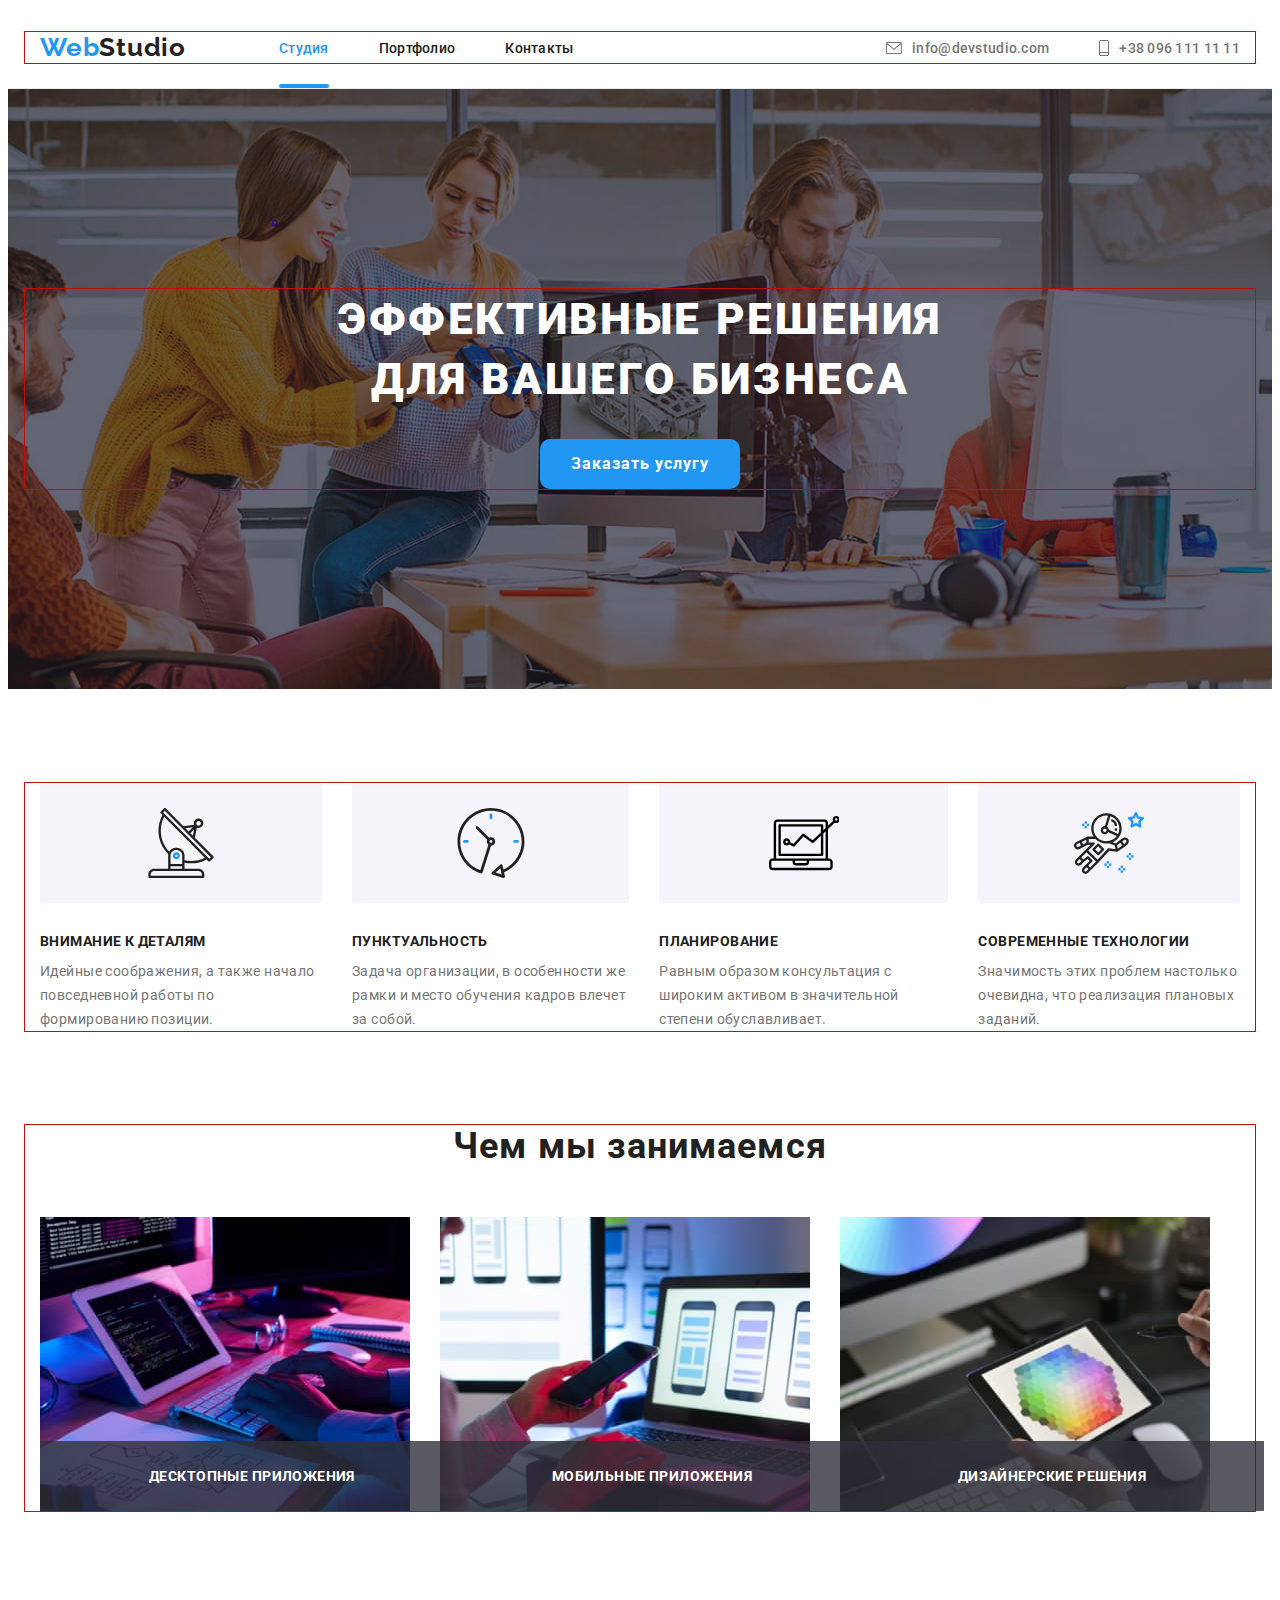
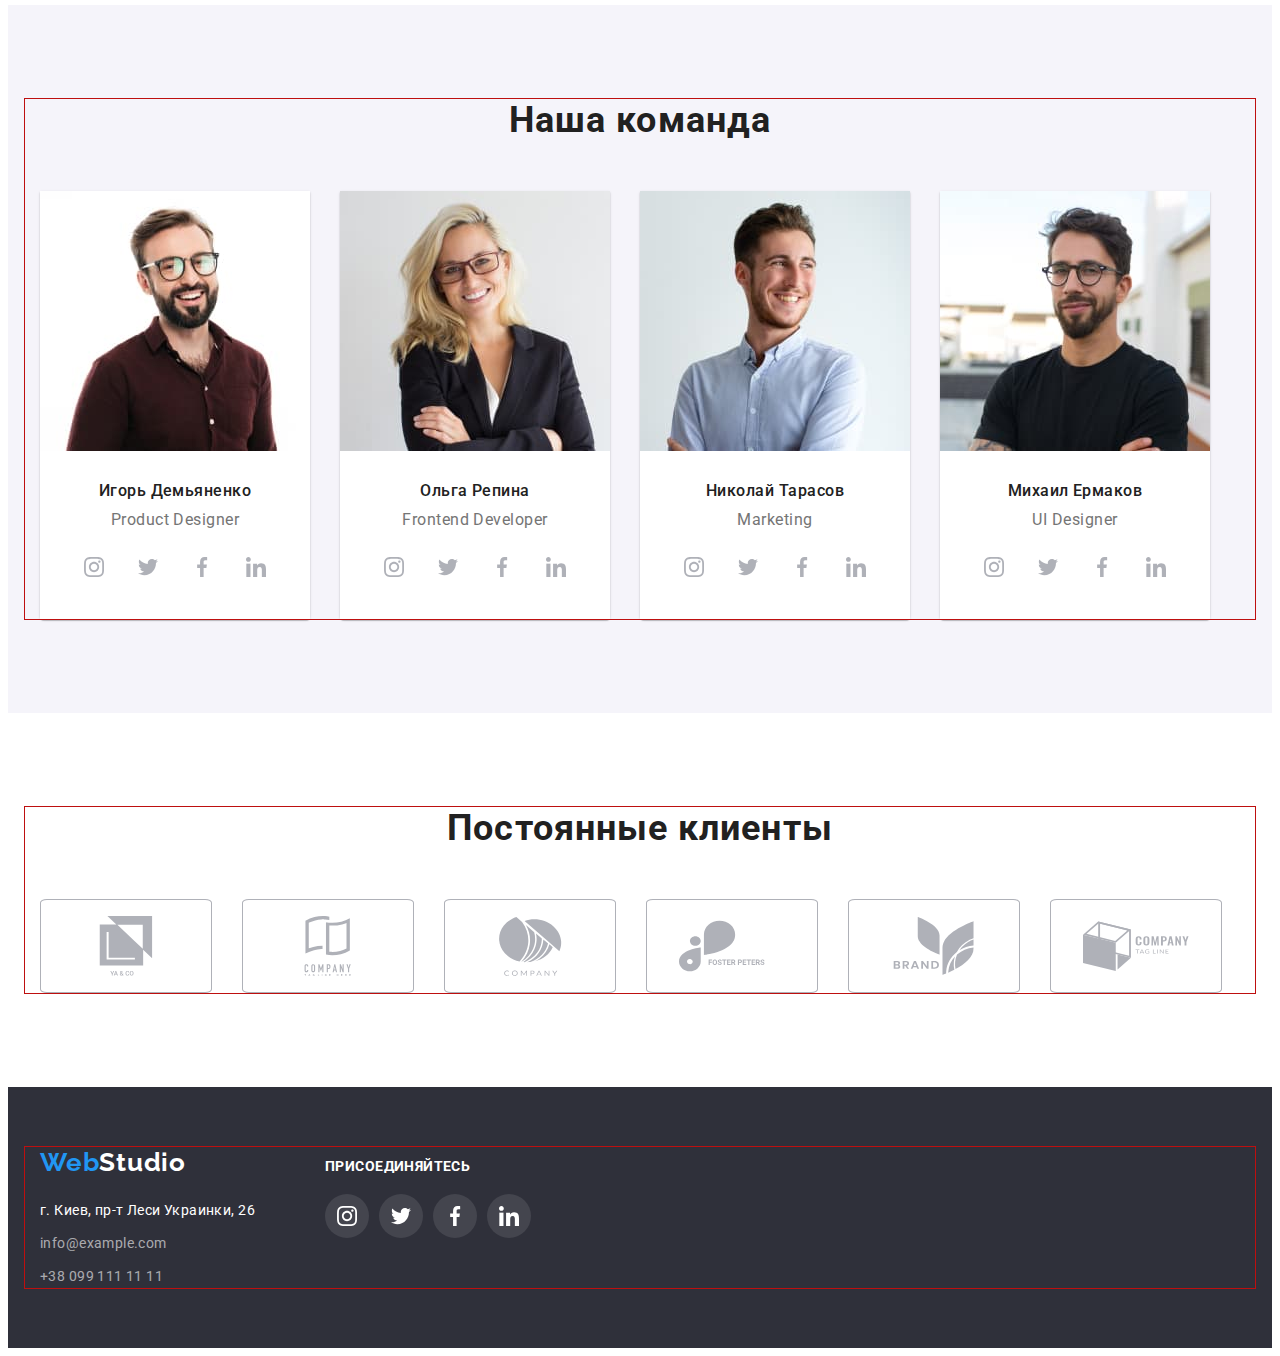
<file: index.html>
<!DOCTYPE html>
<html lang="ru">
    <head>
        <meta charset="UTF-8" />
        <meta http-equiv="X-UA-Compatible" content="IE=edge" />
        <meta name="viewport" content="width=device-width, initial-scale=1.0" />
        <title>Document</title>
        <link rel="preconnect" href="https://fonts.googleapis.com" />
        <link rel="preconnect" href="https://fonts.gstatic.com" crossorigin />
        <link
            href="https://fonts.googleapis.com/css2?family=Raleway:wght@700&family=Roboto:wght@400;500;700;900&display=swap"
            rel="stylesheet"
        />
        <link
            rel="stylesheet"
            href="https://cdnjs.cloudflare.com/ajax/libs/modern-normalize/1.1.0/modern-normalize.min.css"
            integrity="sha512-wpPYUAdjBVSE4KJnH1VR1HeZfpl1ub8YT/NKx4PuQ5NmX2tKuGu6U/JRp5y+Y8XG2tV+wKQpNHVUX03MfMFn9Q=="
            crossorigin="anonymous"
            referrerpolicy="no-referrer"
        />
        <link rel="stylesheet" href="./css/styles.css" />
    </head>
    <body>
        <header class="header">
            <div class="conteiner header-conteiner">
                <a class="logo" href="">
                    <span class="logo-first">Web</span>Studio</a
                >
                <nav class="navigation">
                    <ul class="header-list list">
                        <li class="header-item">
                            <a href="./studio.html" class="header-link current">Студия</a
                            >
                        </li>
                        <li class="header-item">
                            <a href="./portfolio.html" class="header-link"
                                >Портфолио</a
                            >
                        </li>
                        <li class="header-item">
                            <a href="" class="header-link">Контакты</a>
                        </li>
                    </ul>
                </nav>
                <ul class="header-connect list">
                    <li class="header-item">
                        <a
                            href="mailto:info@devstudio.com"
                            class="header-link-mail"
                        >
                            <svg class="header-icon" width="16" height="12">
                                <use
                                    href="images/icons.svg#icon-envelope"
                                ></use>
                            </svg>
                            <span>info@devstudio.com</span>
                        </a>
                    </li>
                    <li class="header-item">
                        <a href="tel:+380961111111" class="header-link-tel">
                            <svg class="header-icon" width="10" height="16">
                                <use
                                    href="images/icons.svg#icon-Vector-2"
                                ></use>
                            </svg>
                            <span>+38 096 111 11 11</span>
                        </a>
                    </li>
                </ul>
            </div>
        </header>
        <main>
            <section class="hero">
                <div class="conteiner hero-conteiner">
                    <h1 class="hero-title">
                        Эффективные решения <br />
                        для вашего бизнеса
                    </h1>
                    <div class="hero-conteiner-btn">
                        <button class="hero-btn" type="button" data-modal-open>
                            Заказать услугу
                        </button>
                    </div>
                </div>
            </section>
            <section class="about section">
                <div class="conteiner">
                    <h2 class="visually-hidden">Наши преимущества</h2>
                    <ul class="about-list list">
                        <li class="about-item">
                            <div class="about-icon-box">
                                <svg width="70" height="70">
                                    <use
                                        href="images/icons.svg#icon-antenna-1"
                                    ></use>
                                </svg>
                            </div>
                            <h3 class="about-subtitle">
                                    Внимание к деталям
                                </h3>
                            <p class="about-text">
                                Идейные соображения, а также начало повседневной
                                работы по формированию позиции.
                            </p>
                        </li>
                        <li class="about-item">
                            <div class="about-icon-box">
                                <svg width="70" height="70">
                                    <use
                                        href="images/icons.svg#icon-clock-1"
                                    ></use>
                                </svg>
                            </div>
                            <h3 class="about-subtitle">Пунктуальность</h3>
                            <p class="about-text">
                                Задача организации, в особенности же рамки и
                                место обучения кадров влечет за собой.
                            </p>
                        </li>
                        <li class="about-item">
                            <div class="about-icon-box">
                                <svg width="70" height="70">
                                    <use
                                        href="images/icons.svg#icon-Vector"
                                    ></use>
                                </svg>
                            </div>
                            <h3 class="about-subtitle">Планирование</h3>
                            <p class="about-text">
                                Равным образом консультация с широким активом в
                                значительной степени обуславливает.
                            </p>
                        </li>
                        <li class="about-item">
                            <div class="about-icon-box">
                                <svg width="70" height="70">
                                    <use
                                        href="images/icons.svg#icon-astronaut-1"
                                    ></use>
                                </svg>
                            </div>
                            <h3 class="about-subtitle">Современные технологии
                                </h3>
                            <p class="about-text">
                                Значимость этих проблем настолько очевидна, что
                                реализация плановых заданий.
                            </p>
                        </li>
                    </ul>
                </div>
            </section>
            <section class="section function">
                <div class="conteiner">
                    <h2 class="function-title">Чем мы занимаемся</h2>
                    <ul class="function-list list">
                        <li class="function-item">
                            <div class="function-wrap">
                                <img
                                    src="./images/box1.jpg"
                                    alt="робота с девайсами и приложениями"
                                    width="370"
                                    height="294"
                                />
                                <p class="function-top-text">
                                    Десктопные приложения
                                </p>
                            </div>
                        </li>
                        <li class="function-item">
                            <div class="finction-wrap">
                                <img
                                    src="./images/box2.jpg"
                                    alt="робота с девайсами и приложениями"
                                    width="370"
                                    height="294"
                                />
                                <p class="function-top-text">
                                    Мобильные приложения
                                </p>
                            </div>
                        </li>
                        <li class="function-item">
                            <div class="finction-wrap">
                                <img
                                    src="./images/box3.jpg"
                                    alt="робота с девайсами и приложениями"
                                    width="370"
                                    height="294"
                                />
                                <p class="function-top-text">
                                    Дизайнерские решения
                                </p>
                            </div>
                        </li>
                    </ul>
                </div>
            </section>
            <section class="staff section">
                <div class="conteiner">
                    <h2 class="staff-title">Наша команда</h2>
                    <ul class="staff-list list">
                        <li class="staff-item">
                            <img
                                src="./images/img-1.jpg"
                                alt="фото комонды"
                                width="270"
                                height="260"
                            />
                            <div class="staff-master-content">
                                <h3 class="staff-subtitle">Игорь Демьяненко</h3>
                                <p class="staff-text" lang="en">
                                    Product Designer
                                </p>
                                <ul class="staff-socials-list list">
                                    <li class="staff-socials-item">
                                        <a href="" class="staff-socials-link">
                                            <svg
                                                class="staff-socials-icon"
                                                width="20"
                                                height="20"
                                            >
                                                <use
                                                    href="./images/icons.svg#icon-instagram-2"
                                                ></use>
                                            </svg>
                                        </a>
                                    </li>
                                    <li class="staff-socials-item">
                                        <a href="" class="staff-socials-link">
                                            <svg
                                                class="staff-socials-icon"
                                                width="20"
                                                height="20"
                                            >
                                                <use
                                                    href="images/icons.svg#icon-twitter-1"
                                                ></use>
                                            </svg>
                                        </a>
                                    </li>
                                    <li class="staff-socials-item">
                                        <a href="" class="staff-socials-link">
                                            <svg
                                                class="staff-socials-icon"
                                                width="20"
                                                height="20"
                                            >
                                                <use
                                                    href="images/icons.svg#icon-facebook-1"
                                                ></use>
                                            </svg>
                                        </a>
                                    </li>
                                    <li class="staff-socials-item">
                                        <a href="" class="staff-socials-link">
                                            <svg
                                                class="staff-socials-icon"
                                                width="20"
                                                height="20"
                                            >
                                                <use
                                                    href="images/icons.svg#icon-linkedin-1"
                                                ></use>
                                            </svg>
                                        </a>
                                    </li>
                                </ul>
                            </div>
                        </li>
                        <li class="staff-item">
                            <img
                                src="./images/img-2.jpg"
                                alt="фото комонды"
                                width="270"
                                height="260"
                            />
                            <div class="staff-master-content">
                                <h3 class="staff-subtitle">Ольга Репина</h3>
                                <p class="staff-text" lang="en">
                                    Frontend Developer
                                </p>
                                <ul class="staff-socials-list list">
                                    <li class="staff-socials-item">
                                        <a href="" class="staff-socials-link">
                                            <svg
                                                class="staff-socials-icon"
                                                width="20"
                                                height="20"
                                            >
                                                <use
                                                    href="./images/icons.svg#icon-instagram-2"
                                                ></use>
                                            </svg>
                                        </a>
                                    </li>
                                    <li class="staff-socials-item">
                                        <a href="" class="staff-socials-link">
                                            <svg
                                                class="staff-socials-icon"
                                                width="20"
                                                height="20"
                                            >
                                                <use
                                                    href="images/icons.svg#icon-twitter-1"
                                                ></use>
                                            </svg>
                                        </a>
                                    </li>
                                    <li class="staff-socials-item">
                                        <a href="" class="staff-socials-link">
                                            <svg
                                                class="staff-socials-icon"
                                                width="20"
                                                height="20"
                                            >
                                                <use
                                                    href="images/icons.svg#icon-facebook-1"
                                                ></use>
                                            </svg>
                                        </a>
                                    </li>
                                    <li class="staff-socials-item">
                                        <a href="" class="staff-socials-link">
                                            <svg
                                                class="staff-socials-icon"
                                                width="20"
                                                height="20"
                                            >
                                                <use
                                                    href="images/icons.svg#icon-linkedin-1"
                                                ></use>
                                            </svg>
                                        </a>
                                    </li>
                                </ul>
                            </div>
                        </li>
                        <li class="staff-item">
                            <img
                                src="./images/img-3.jpg"
                                alt="фото комонды"
                                width="270"
                                height="260"
                            />
                            <div class="staff-master-content">
                                <h3 class="staff-subtitle">Николай Тарасов</h3>
                                <p class="staff-text" lang="en">Marketing</p>
                                <ul class="staff-socials-list list">
                                    <li class="staff-socials-item">
                                        <a href="" class="staff-socials-link">
                                            <svg
                                                class="staff-socials-icon"
                                                width="20"
                                                height="20"
                                            >
                                                <use
                                                    href="./images/icons.svg#icon-instagram-2"
                                                ></use>
                                            </svg>
                                        </a>
                                    </li>
                                    <li class="staff-socials-item">
                                        <a href="" class="staff-socials-link">
                                            <svg
                                                class="staff-socials-icon"
                                                width="20"
                                                height="20"
                                            >
                                                <use
                                                    href="images/icons.svg#icon-twitter-1"
                                                ></use>
                                            </svg>
                                        </a>
                                    </li>
                                    <li class="staff-socials-item">
                                        <a href="" class="staff-socials-link">
                                            <svg
                                                class="staff-socials-icon"
                                                width="20"
                                                height="20"
                                            >
                                                <use
                                                    href="images/icons.svg#icon-facebook-1"
                                                ></use>
                                            </svg>
                                        </a>
                                    </li>
                                    <li class="staff-socials-item">
                                        <a href="" class="staff-socials-link">
                                            <svg
                                                class="staff-socials-icon"
                                                width="20"
                                                height="20"
                                            >
                                                <use
                                                    href="images/icons.svg#icon-linkedin-1"
                                                ></use>
                                            </svg>
                                        </a>
                                    </li>
                                </ul>
                            </div>
                        </li>
                        <li class="staff-item">
                            <img
                                src="./images/img-4.jpg"
                                alt="фото комонды"
                                width="270"
                                height="260"
                            />
                            <div class="staff-master-content">
                                <h3 class="staff-subtitle">Михаил Ермаков</h3>
                                <p class="staff-text" lang="en">UI Designer</p>
                                <ul class="staff-socials-list list">
                                    <li class="staff-socials-item">
                                        <a href="" class="staff-socials-link">
                                            <svg
                                                class="staff-socials-icon"
                                                width="20"
                                                height="20"
                                            >
                                                <use
                                                    href="./images/icons.svg#icon-instagram-2"
                                                ></use>
                                            </svg>
                                        </a>
                                    </li>
                                    <li class="staff-socials-item">
                                        <a href="" class="staff-socials-link">
                                            <svg
                                                class="staff-socials-icon"
                                                width="20"
                                                height="20"
                                            >
                                                <use
                                                    href="images/icons.svg#icon-twitter-1"
                                                ></use>
                                            </svg>
                                        </a>
                                    </li>
                                    <li class="staff-socials-item">
                                        <a href="" class="staff-socials-link">
                                            <svg
                                                class="staff-socials-icon"
                                                width="20"
                                                height="20"
                                            >
                                                <use
                                                    href="images/icons.svg#icon-facebook-1"
                                                ></use>
                                            </svg>
                                        </a>
                                    </li>
                                    <li class="staff-socials-item">
                                        <a href="" class="staff-socials-link">
                                            <svg
                                                class="staff-socials-icon"
                                                width="20"
                                                height="20"
                                            >
                                                <use
                                                    href="images/icons.svg#icon-linkedin-1"
                                                ></use>
                                            </svg>
                                        </a>
                                    </li>
                                </ul>
                            </div>
                        </li>
                    </ul>
                </div>
            </section>
            <section class="clients section">
                <div class="conteiner">
                    <h2 class="clients-title">Постоянные клиенты</h2>
                    <ul class="clients-list list">
                        <li class="clients-item">
                            <a href="" class="clients-link">
                                <svg
                                    class="clients-icon"
                                    width="106"
                                    height="60"
                                >
                                    <use
                                        href="images/icons.svg#icon-group"
                                    ></use>
                                </svg>
                            </a>
                        </li>
                        <li class="clients-item">
                            <a href="" class="clients-link">
                                <svg
                                    class="clients-icon"
                                    width="106"
                                    height="60"
                                >
                                    <use
                                        href="images/icons.svg#icon-group-2"
                                    ></use>
                                </svg>
                            </a>
                        </li>
                        <li class="clients-item">
                            <a href="" class="clients-link">
                                <svg
                                    class="clients-icon"
                                    width="106"
                                    height="60"
                                >
                                    <use
                                        href="images/icons.svg#icon-group-3"
                                    ></use>
                                </svg>
                            </a>
                        </li>
                        <li class="clients-item">
                            <a href="" class="clients-link">
                                <svg
                                    class="clients-icon"
                                    width="106"
                                    height="60"
                                >
                                    <use
                                        href="images/icons.svg#icon-group-4"
                                    ></use>
                                </svg>
                            </a>
                        </li>
                        <li class="clients-item">
                            <a href="" class="clients-link">
                                <svg
                                    class="clients-icon"
                                    width="106"
                                    height="60"
                                >
                                    <use
                                        href="images/icons.svg#icon-group-5"
                                    ></use>
                                </svg>
                            </a>
                        </li>
                        <li class="clients-item">
                            <a href="" class="clients-link">
                                <svg
                                    class="clients-icon"
                                    width="106"
                                    height="60"
                                >
                                    <use
                                        href="images/icons.svg#icon-group-6"
                                    ></use>
                                </svg>
                            </a>
                        </li>
                    </ul>
                </div>
            </section>
        </main>
        <footer class="footer">
            <div class="conteiner footer-conteiner">
                <div class="footer-conteiner-box">
                    <a class="footer-logo" href="">
                        <span class="logo-first">Web</span>Studio</a>
                        <address class="footer-addres">
                        <ul class="footer-list list">
                            <li class="footer-item">
                                <a
                                href="https://goo.gl/maps/M8mHJB1GpQQQzdo98"
                                target="_blank"
                                rel="noopener noreferrer nofollow"
                                class="footer-link-address"
                                >г. Киев, пр-т Леси Украинки, 26</a
                                >
                            </li>
                            <li class="footer-item">
                                <a
                                href="mailto:info@example.com"
                                class="footer-link-mail"
                                >info@example.com</a
                                >
                            </li>
                            <li class="footer-item">
                            <a href="tel:+380991111111" class="footer-link-tel"
                                >+38 099 111 11 11</a
                                >
                            </li>
                        </ul>
                    </address>
                </div>
                <div class="footer-conteiner-box">
                        <h2 class="footer-title">присоединяйтесь</h2>
                        <ul class="footer-socials-list list">
                            <li class="footer-socials-item">
                                <a href="" class="footer-socials-link">
                                    <svg
                                        class="footer-socials-icon"
                                        width="20"
                                        height="20"
                                    >
                                        <use
                                            href="./images/icons.svg#icon-instagram-2"
                                        ></use>
                                    </svg>
                                </a>
                            </li>
                            <li class="footer-socials-item">
                                <a href="" class="footer-socials-link">
                                    <svg
                                        class="footer-socials-icon"
                                        width="20"
                                        height="20"
                                    >
                                        <use
                                            href="images/icons.svg#icon-twitter-1"
                                        ></use>
                                    </svg>
                                </a>
                            </li>
                            <li class="footer-socials-item">
                                <a href="" class="footer-socials-link">
                                    <svg
                                        class="footer-socials-icon"
                                        width="20"
                                        height="20"
                                    >
                                        <use
                                            href="images/icons.svg#icon-facebook-1"
                                        ></use>
                                    </svg>
                                </a>
                            </li>
                            <li class="footer-socials-item">
                                <a href="" class="footer-socials-link">
                                    <svg
                                        class="footer-socials-icon"
                                        width="20"
                                        height="20"
                                    >
                                        <use
                                            href="images/icons.svg#icon-linkedin-1"
                                        ></use>
                                    </svg>
                                </a>
                            </li>
                        </ul>
                    </div>
                </div>
            </div>
        </footer>
        <div class="backdrop is-hidden" data-modal>
            <div class="modal">
                <button type="buttom" class="modal-close-btm" data-modal-close>
                    <svg class="modal-icon" width="11" height="11">
                        <use href="images/icons.svg#icon-Vector-3">
                        </use>
                    </svg>
                </button>
            </div>
        </div>
        <script src="./js/modal.js"></script>
    </body>
</html>
</file>
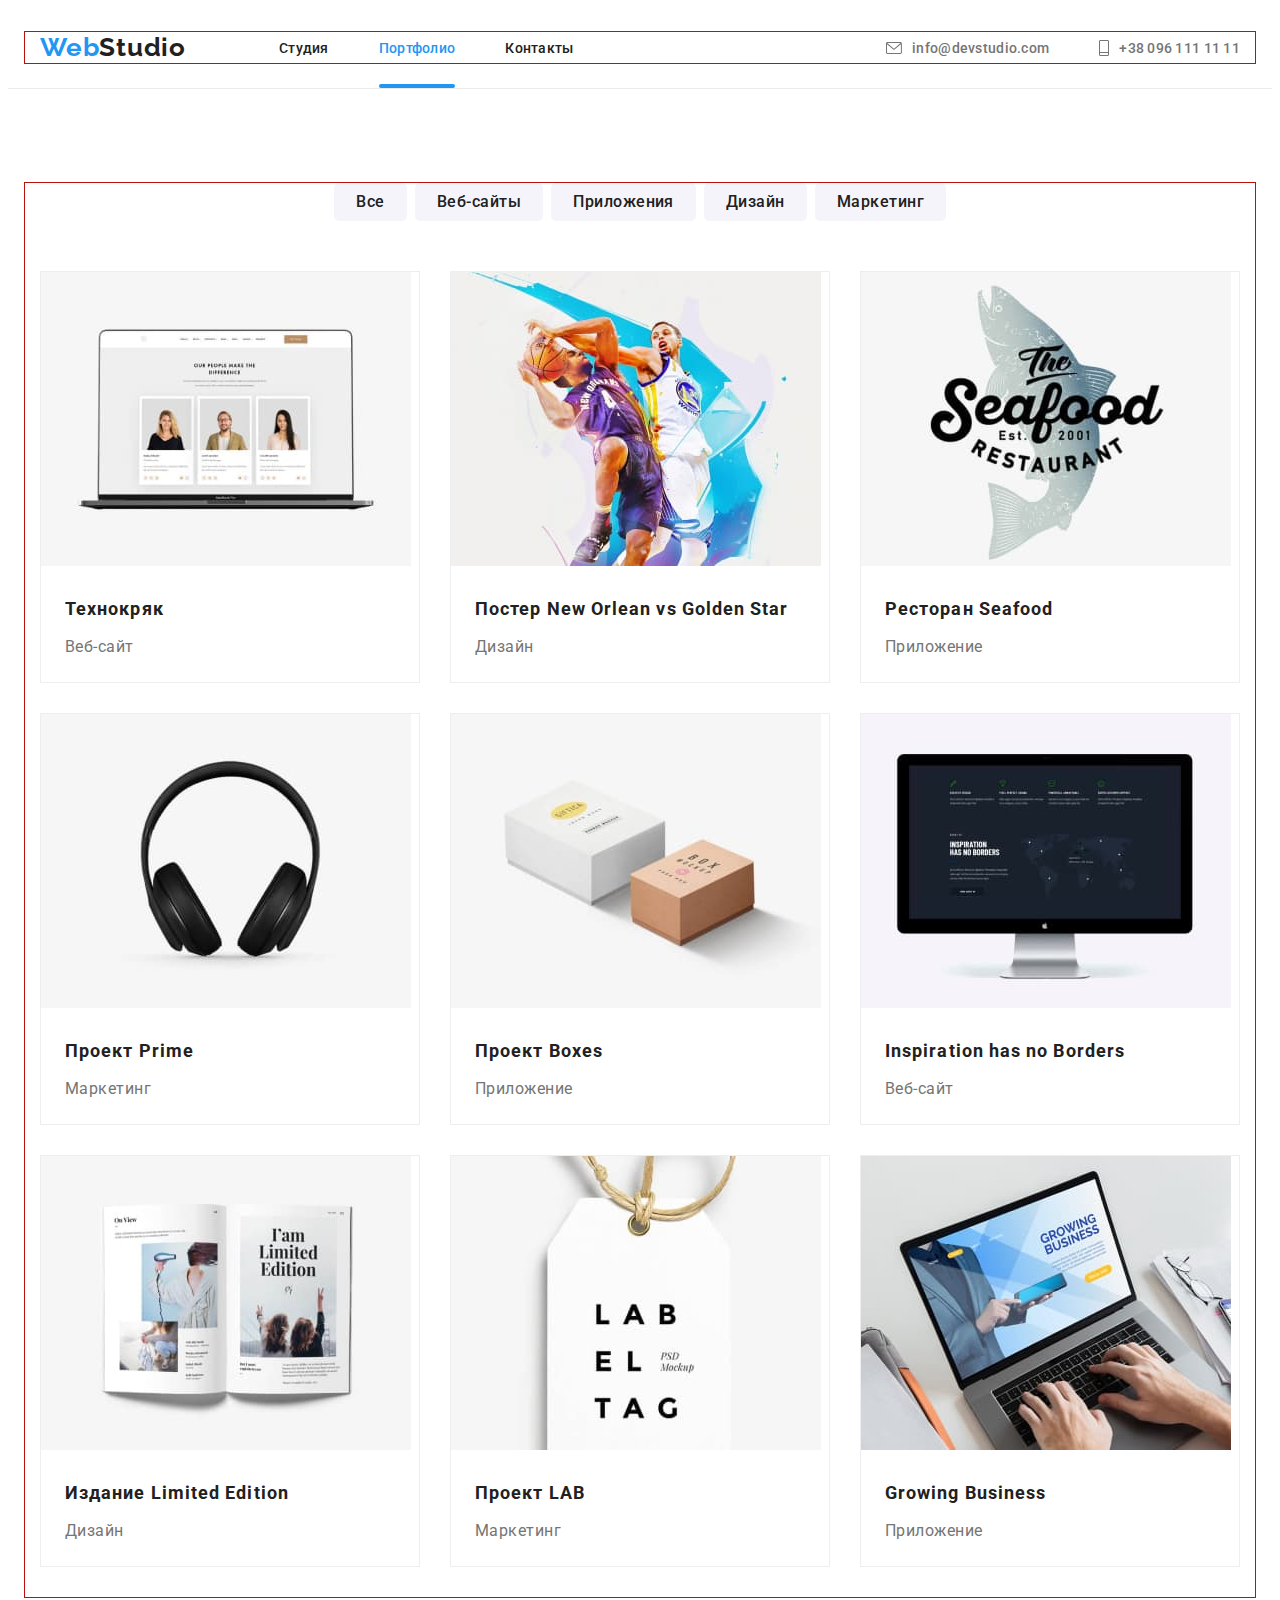
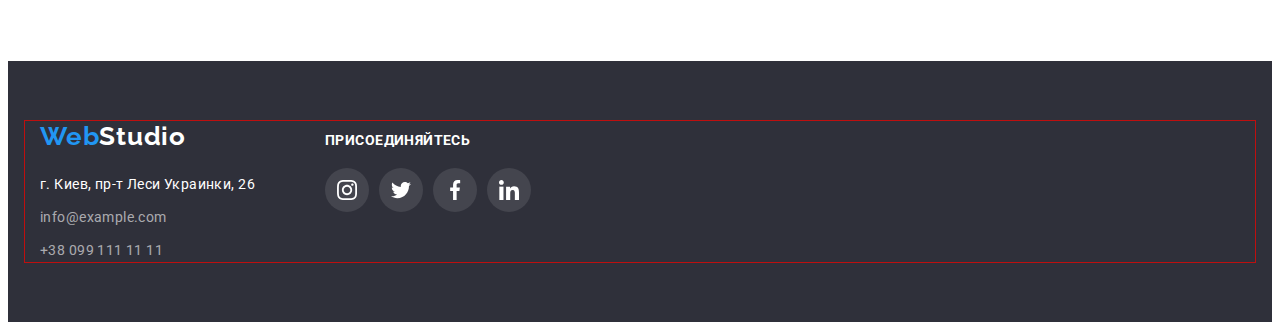
<file: portfolio.html>
<!DOCTYPE html>
<html lang="ru">
    <head>
        <meta charset="UTF-8" />
        <meta http-equiv="X-UA-Compatible" content="IE=edge" />
        <meta name="viewport" content="width=device-width, initial-scale=1.0" />
        <title>Document</title>
        <link rel="preconnect" href="https://fonts.googleapis.com" />
        <link rel="preconnect" href="https://fonts.gstatic.com" crossorigin />
        <link
            href="https://fonts.googleapis.com/css2?family=Raleway:wght@700&family=Roboto:wght@400;500;700;900&display=swap"
            rel="stylesheet"
        />
        <link
            rel="stylesheet"
            href="https://cdnjs.cloudflare.com/ajax/libs/modern-normalize/1.1.0/modern-normalize.min.css"
            integrity="sha512-wpPYUAdjBVSE4KJnH1VR1HeZfpl1ub8YT/NKx4PuQ5NmX2tKuGu6U/JRp5y+Y8XG2tV+wKQpNHVUX03MfMFn9Q=="
            crossorigin="anonymous"
            referrerpolicy="no-referrer"
        />
        <link rel="stylesheet" href="./css/styles.css" />
    </head>
    <body>
        <header class="header">
            <div class="conteiner header-conteiner">
                <a class="logo" href="">
                    <span class="logo-first">Web</span>Studio</a
                >
                <nav class="navigation">
                    <ul class="header-list list">
                        <li class="header-item">
                            <a href="./studio.html" class="header-link"
                                >Студия</a
                            >
                        </li>
                        <li class="header-item">
                            <a href="./portfolio.html" class="header-link current"
                                >Портфолио</a
                            >
                        </li>
                        <li class="header-item">
                            <a href="" class="header-link">Контакты</a>
                        </li>
                    </ul>
                </nav>
                <ul class="header-connect list">
                    <li class="header-item">
                        <a
                            href="mailto:info@devstudio.com"
                            class="header-link-mail"
                        >
                            <svg class="header-icon" width="16" height="12">
                                <use
                                    href="images/icons.svg#icon-envelope"
                                ></use>
                            </svg>
                            <span>info@devstudio.com</span>
                        </a>
                    </li>
                    <li class="header-item">
                        <a href="tel:+380961111111" class="header-link-tel">
                            <svg class="header-icon" width="10" height="16">
                                <use
                                    href="images/icons.svg#icon-Vector-2"
                                ></use>
                            </svg>
                            <span>+38 096 111 11 11</span>
                        </a>
                    </li>
                </ul>
            </div>
        </header>
        <main>
            <section class="filter section">
                <div class="conteiner">
                    <h1 class="visually-hidden">portfolio</h1>
                    <ul class="filter-list list">
                        <li class="filter-item">
                            <button type="button" class="filter-btn">
                                Все
                            </button>
                        </li>
                        <li class="filter-item">
                            <button type="button" class="filter-btn">
                                Веб-сайты
                            </button>
                        </li>
                        <li class="filter-item">
                            <button type="button" class="filter-btn">
                                Приложения
                            </button>
                        </li>
                        <li class="filter-item">
                            <button type="button" class="filter-btn">
                                Дизайн
                            </button>
                        </li>
                        <li class="filter-item">
                            <button type="button" class="filter-btn">
                                Маркетинг
                            </button>
                        </li>
                    </ul>
                    <ul class="hero-list-two list">
                        <li class="hero-item-two">
                            <a href="" class="hero-link">
                                    <div class="hero-wrap">
                                        <img
                                            src="./images/img-5.jpg"
                                            alt="компютер с фото"
                                            width="370"
                                            height="294"
                                        />
                                        <p class="hero-text-top">Lorem ipsum, dolor sit amet consectetur adipisicing elit. Dolorum sapiente animi molestias aperiam accusantium, amet corporis suscipit consequatur repellendus facilis magni, eos, est quo placeat totam maiores iste quibusdam eius?</p>
                                    </div>
                                <div class="hero-text-box">
                                    <h2 class="hero-title-two">Технокряк</h2>
                                    <p class="hero-text-two">Веб-сайт</p>
                                </div>
                            </a>
                        </li>
                        <li class="hero-item-two">
                            <a href="" class="hero-link">
                                <div class="hero-wrap">
                                        <img
                                    src="./images/img-6.jpg"
                                    alt="два баскетблиста"
                                    width="370"
                                    height="294"
                                />
                                        <p class="hero-text-top">Lorem ipsum, dolor sit amet consectetur adipisicing elit. Dolorum sapiente animi molestias aperiam accusantium, amet corporis suscipit consequatur repellendus facilis magni, eos, est quo placeat totam maiores iste quibusdam eius?</p>
                                    </div>
                                <div class="hero-text-box">
                                    <h2 class="hero-title-two">
                                        Постер New Orlean vs Golden Star
                                    </h2>
                                    <p class="hero-text-two">Дизайн</p>
                                </div>
                            </a>
                        </li>
                        <li class="hero-item-two">
                            <a href="" class="hero-link">
                                <div class="hero-wrap">
                                        <img
                                        src="./images/img-7.jpg"
                                        alt="рыба с названием"
                                        width="370"
                                        height="294"
                                    />
                                        <p class="hero-text-top">Lorem ipsum, dolor sit amet consectetur adipisicing elit. Dolorum sapiente animi molestias aperiam accusantium, amet corporis suscipit consequatur repellendus facilis magni, eos, est quo placeat totam maiores iste quibusdam eius?</p>
                                    </div>
                                <div class="hero-text-box">
                                    <h2 class="hero-title-two">
                                        Ресторан Seafood
                                    </h2>
                                    <p class="hero-text-two">Приложение</p>
                                </div>
                            </a>
                        </li>
                        <li class="hero-item-two">
                            <a href="" class="hero-link">
                                <div class="hero-wrap">
                                    <img
                                    src="./images/img-8.jpg"
                                    alt="наушники"
                                    width="370"
                                    height="294"
                                />
                                        <p class="hero-text-top">Lorem ipsum, dolor sit amet consectetur adipisicing elit. Dolorum sapiente animi molestias aperiam accusantium, amet corporis suscipit consequatur repellendus facilis magni, eos, est quo placeat totam maiores iste quibusdam eius?</p>
                                    </div>
                                <div class="hero-text-box">
                                    <h2 class="hero-title-two">Проект Prime</h2>
                                    <p class="hero-text-two">Маркетинг</p>
                                </div>
                            </a>
                        </li>
                        <li class="hero-item-two">
                            <a href="" class="hero-link">
                                <div class="hero-wrap">
                                    <img
                                    src="./images/img-9.jpg"
                                    alt="две коробки"
                                    width="370"
                                    height="294"
                                />
                                        <p class="hero-text-top">Lorem ipsum, dolor sit amet consectetur adipisicing elit. Dolorum sapiente animi molestias aperiam accusantium, amet corporis suscipit consequatur repellendus facilis magni, eos, est quo placeat totam maiores iste quibusdam eius?</p>
                                    </div>
                                <div class="hero-text-box">
                                    <h2 class="hero-title-two">Проект Boxes</h2>
                                    <p class="hero-text-two">Приложение</p>
                                </div>
                            </a>
                        </li>
                        <li class="hero-item-two">
                            <a href="" class="hero-link">
                                <div class="hero-wrap">
                                    <img
                                    src="./images/img-10.jpg"
                                    alt="монитор компютера"
                                    width="370"
                                    height="294"
                                />
                                        <p class="hero-text-top">Lorem ipsum, dolor sit amet consectetur adipisicing elit. Dolorum sapiente animi molestias aperiam accusantium, amet corporis suscipit consequatur repellendus facilis magni, eos, est quo placeat totam maiores iste quibusdam eius?</p>
                                    </div>
                                <div class="hero-text-box">
                                    <h2 class="hero-title-two">
                                        Inspiration has no Borders
                                    </h2>
                                    <p class="hero-text-two">Веб-сайт</p>
                                </div>
                            </a>
                        </li>
                        <li class="hero-item-two">
                            <a href="" class="hero-link">
                                <div class="hero-wrap">
                                    <img
                                    src="./images/img-11.jpg"
                                    alt="книга"
                                    width="370"
                                    height="294"
                                />
                                        <p class="hero-text-top">Lorem ipsum, dolor sit amet consectetur adipisicing elit. Dolorum sapiente animi molestias aperiam accusantium, amet corporis suscipit consequatur repellendus facilis magni, eos, est quo placeat totam maiores iste quibusdam eius?</p>
                                    </div>
                                <div class="hero-text-box">
                                    <h2 class="hero-title-two">
                                        Издание Limited Edition
                                    </h2>
                                    <p class="hero-text-two">Дизайн</p>
                                </div>
                            </a>
                        </li>
                        <li class="hero-item-two">
                            <a href="" class="hero-link">
                                <div class="hero-wrap">
                                    <img
                                    src="./images/img-12.jpg"
                                    alt="бирка"
                                    width="370"
                                    height="294"
                                />
                                        <p class="hero-text-top">Lorem ipsum, dolor sit amet consectetur adipisicing elit. Dolorum sapiente animi molestias aperiam accusantium, amet corporis suscipit consequatur repellendus facilis magni, eos, est quo placeat totam maiores iste quibusdam eius?</p>
                                    </div>
                                <div class="hero-text-box">
                                    <h2 class="hero-title-two">Проект LAB</h2>
                                    <p class="hero-text-two">Маркетинг</p>
                                </div>
                            </a>
                        </li>
                        <li class="hero-item-two">
                            <a href="" class="hero-link">
                                <div class="hero-wrap">
                                    <img
                                    src="./images/img-13.jpg"
                                    alt="руки с компютером"
                                    width="370"
                                    height="294"
                                />
                                        <p class="hero-text-top">Lorem ipsum, dolor sit amet consectetur adipisicing elit. Dolorum sapiente animi molestias aperiam accusantium, amet corporis suscipit consequatur repellendus facilis magni, eos, est quo placeat totam maiores iste quibusdam eius?</p>
                                    </div>
                                <div class="hero-text-box">
                                    <h2 class="hero-title-two">
                                        Growing Business
                                    </h2>
                                    <p class="hero-text-two">Приложение</p>
                                </div>
                            </a>
                        </li>
                    </ul>
                </div>
            </section>
        </main>
        <footer class="footer">
            <div class="conteiner footer-conteiner">
                <div class="footer-conteiner-box">
                    <a class="footer-logo" href="">
                        <span class="logo-first">Web</span>Studio</a>
                        <address class="footer-addres">
                        <ul class="footer-list list">
                            <li class="footer-item">
                                <a
                                href="https://goo.gl/maps/M8mHJB1GpQQQzdo98"
                                target="_blank"
                                rel="noopener noreferrer nofollow"
                                class="footer-link-address"
                                >г. Киев, пр-т Леси Украинки, 26</a
                                >
                            </li>
                            <li class="footer-item">
                                <a
                                href="mailto:info@example.com"
                                class="footer-link-mail"
                                >info@example.com</a
                                >
                            </li>
                            <li class="footer-item">
                            <a href="tel:+380991111111" class="footer-link-tel"
                                >+38 099 111 11 11</a
                                >
                            </li>
                        </ul>
                    </address>
                </div>
                <div class="footer-conteiner-box">
                        <h2 class="footer-title">присоединяйтесь</h2>
                        <ul class="footer-socials-list list">
                            <li class="footer-socials-item">
                                <a href="" class="footer-socials-link">
                                    <svg
                                        class="footer-socials-icon"
                                        width="20"
                                        height="20"
                                    >
                                        <use
                                            href="./images/icons.svg#icon-instagram-2"
                                        ></use>
                                    </svg>
                                </a>
                            </li>
                            <li class="footer-socials-item">
                                <a href="" class="footer-socials-link">
                                    <svg
                                        class="footer-socials-icon"
                                        width="20"
                                        height="20"
                                    >
                                        <use
                                            href="images/icons.svg#icon-twitter-1"
                                        ></use>
                                    </svg>
                                </a>
                            </li>
                            <li class="footer-socials-item">
                                <a href="" class="footer-socials-link">
                                    <svg
                                        class="footer-socials-icon"
                                        width="20"
                                        height="20"
                                    >
                                        <use
                                            href="images/icons.svg#icon-facebook-1"
                                        ></use>
                                    </svg>
                                </a>
                            </li>
                            <li class="footer-socials-item">
                                <a href="" class="footer-socials-link">
                                    <svg
                                        class="footer-socials-icon"
                                        width="20"
                                        height="20"
                                    >
                                        <use
                                            href="images/icons.svg#icon-linkedin-1"
                                        ></use>
                                    </svg>
                                </a>
                            </li>
                        </ul>
                    </div>
                </div>
            </div>
        </footer>
    </body>
</html>
</file>
<file: css/styles.css>
:root {
    --prymary-text-color: #212121;
    --title-text-color: #ffffff;
    --accent-text-color: #2196f3;
    --function-text-color: #757575;
}

p,
h1,
h2,
h3,
h4,
h5,
h6 {
    margin: 0;
}
ul {
    margin: 0;
    padding: 0;
}
button {
    cursor: pointer;
}

body {
    font-family: 'Roboto', sans-serif;
    color: #e5e5e5;
}

.list {
    list-style: none;
}
a {
    text-decoration: none;
}
img {
    display: block;
}
.conteiner {
    width: 1200px;
    padding-left: 15px;
    padding-right: 15px;
    margin: 0 auto;
    outline: 1px solid rgb(190, 15, 15);
}

/* -------------header-------------- */
.header {
    padding-top: 24px;
    padding-bottom: 25px;
    background-color: var(--title-text-color);
    border-bottom: 1px solid #ececec;
}
.header-conteiner {
    display: flex;
}
.navigation {
    display: flex;
    align-items: center;
}
.header-list {
    display: flex;
    margin-left: auto;
}
.header-item + .header-item {
    margin-left: 50px;
}
.header-connect {
    display: flex;
    align-items: center;
    margin-left: auto;
}
.logo {
    margin-right: 93px;
    /* padding-top: 24px;
    padding-bottom: 25px; */

    font-family: 'Raleway', sans-serif;
    font-weight: 700;
    font-size: 26px;
    line-height: calc(31 / 26);
    letter-spacing: 0.03em;
    color: var(--prymary-text-color);
}
.logo-first {
    color: var(--accent-text-color);
}

.header-link {
    /* font-style: 400; */
    font-weight: 500;
    font-size: 14px;
    line-height: calc(16 / 14);
    letter-spacing: 0.02em;
    color: var(--prymary-text-color);
    text-decoration: none;

    transition-property: color;
    transition-duration: 250ms;
    transition-timing-function: cubic-bezier(0.4, 0, 0.2, 1);
}
.header-link:hover,
.header-link:focus {
    color: var(--accent-text-color);
}
.current {
    color: var(--accent-text-color);
    position: relative;
}
.current::after {
    content: '';
    width: 100%;
    height: 4px;
    position: absolute;
    background-color: var(--accent-text-color);
    border-radius: 2px;
    left: 0;
    bottom: -32px;
}
.header-link-mail {
    display: flex;
    align-items: center;

    fill: var(--function-text-color);

    font-weight: 500;
    font-size: 14px;
    line-height: calc(16 / 14);
    letter-spacing: 0.02em;
    color: var(--function-text-color);
    text-decoration: none;

    transition-property: color, fill;
    transition-duration: 250ms;
    transition-timing-function: cubic-bezier(0.4, 0, 0.2, 1);
}
.header-link-mail:hover,
.header-link-mail:focus {
    color: var(--accent-text-color);
    fill: var(--accent-text-color);
}
.header-icon {
    margin-right: 10px;
    /* 
    fill: var(--function-text-color); */
}
.header-link-tel {
    display: flex;
    /* align-items: center; */

    fill: var(--function-text-color);

    font-weight: 500;
    font-size: 14px;
    line-height: calc(16 / 14);
    letter-spacing: 0.02em;
    color: var(--function-text-color);
    text-decoration: none;

    transition-property: color, fill;
    transition-duration: 250ms;
    transition-timing-function: cubic-bezier(0.4, 0, 0.2, 1);
}
.header-link-tel:hover,
.header-link-tel:focus {
    color: var(--accent-text-color);
    fill: var(--accent-text-color);
}

/* ------------hero------------- */

.hero-conteiner-btn {
    justify-content: center;
    display: flex;
}
.hero {
    background-color: #2f303a;
    background-image: linear-gradient(
            rgba(47, 48, 58, 0.4),
            rgba(47, 48, 58, 0.4)
        ),
        url(../images/hero-bg.jpg);
    background-repeat: no-repeat;
    background-position: center;
    background-size: cover;
    padding-top: 200px;
    padding-bottom: 200px;

    max-width: 1600px;
    margin-left: auto;
    margin-right: auto;
}
.hero-title {
    font-family: 'Roboto', sans-serif;
    font-weight: 900;
    font-size: 44px;
    line-height: calc(60 / 44);
    text-align: center;
    letter-spacing: 0.06em;
    text-transform: uppercase;
    color: var(--title-text-color);
    margin-bottom: 30px;
}

.hero-btn {
    font-family: inherit;
    font-weight: 700;
    font-size: 16px;
    line-height: calc(30 / 16);
    align-items: center;
    text-align: center;
    letter-spacing: 0.06em;
    background-color: var(--accent-text-color);
    color: var(--title-text-color);
    border-radius: 10px;
    border-color: transparent;
    min-width: 200px;
    height: 50px;

    transition-property: border-radius;
    transition-duration: 250ms;
    transition-timing-function: cubic-bezier(0.4, 0, 0.2, 1);
}

.hero-btn:hover,
.hero-btn:focus {
    border-radius: 0px;
}

/* -----------about--------------- */

.section {
    padding: 94px 0;
}
.about-item-icon {
    margin-bottom: 30px;

    width: 270px;
    height: 120px;
    background: #f5f4fa;
    border-radius: 4px;
    display: flex;
    align-items: center;
    justify-content: center;
}
.about-item-icon + .about-item-icon {
    margin-left: 30px;
}

/* text-off */
.visually-hidden {
    position: absolute;
    white-space: nowrap;
    width: 1px;
    height: 1px;
    overflow: hidden;
    border: 0;
    padding: 0;
    clip: rect(0 0 0 0);
    clip-path: inset(50%);
    margin: -1px;
}

.about-list {
    display: flex;
}
.about-item + .about-item {
    margin-left: 30px;
}
.about-icon-box {
    margin-bottom: 30px;

    height: 120px;
    background: #f5f4fa;
    border-radius: 4px;
    display: flex;
    align-items: center;
    justify-content: center;
}

.about-subtitle {
    font-weight: 700;
    font-size: 14px;
    line-height: calc(16 / 14);
    vertical-align: top;
    letter-spacing: 0.03em;
    margin-bottom: 10px;
    color: var(--prymary-text-color);
    text-transform: uppercase;
}
.about-text {
    /* padding-bottom: 94px; */

    font-weight: 400;
    font-size: 14px;
    line-height: calc(24 / 14);
    letter-spacing: 0.03em;
    color: var(--function-text-color);
}

/* -------------function-------------- */

.function {
    padding-top: 0;
}
.function-title {
    font-size: 36px;
    line-height: calc(42 / 36);
    text-align: center;
    letter-spacing: 0.03em;
    color: var(--prymary-text-color);
    margin-bottom: 50px;
}
.function-list {
    display: flex;
}

.function-item {
    position: relative;
}

.function-item + .function-item {
    margin-left: 30px;
}
.function-wrap {
    position: relative;
}
.function-top-text {
    position: absolute;
    top: 224px;
    left: 0;

    font-weight: 700;
    font-size: 14px;
    line-height: calc(16 / 14);
    text-align: center;
    letter-spacing: 0.03em;
    text-transform: uppercase;
    color: #ffffff;
    background-color: rgba(47, 48, 58, 0.8);
    padding: 27px;
    width: 100%;
}

/* -------------staff-------------- */
.staff {
    background-color: #f5f4fa;
}

.staff-list {
    display: flex;
}

.staff-list .staff-item:not(:last-child) {
    margin-right: 30px;
}

.staff-title {
    font-size: 36px;
    line-height: calc(42 / 36);
    letter-spacing: 0.03em;
    text-align: center;
    color: var(--prymary-text-color);
    margin-bottom: 50px;
}
.staff-item {
    background: #ffffff;
    box-shadow: 0px 1px 3px rgba(0, 0, 0, 0.12), 0px 1px 1px rgba(0, 0, 0, 0.14),
        0px 2px 1px rgba(0, 0, 0, 0.2);
    border-radius: 0px 0px 4px 4px;
}

.staff-master-content {
    padding-top: 30px;
    padding-bottom: 30px;
    background-color: var(--title-text-color);
}

.staff-subtitle {
    font-weight: 500;
    font-size: 16px;
    line-height: calc(19 / 16);
    letter-spacing: 0.03em;
    text-align: center;
    color: var(--prymary-text-color);
    margin-bottom: 10px;
}

.staff-text {
    font-weight: 400;
    font-size: 16px;
    line-height: calc(19 / 16);
    text-align: center;
    letter-spacing: 0.03em;
    color: #757575;

    margin-bottom: 16px;
}
.staff-socials-list {
    display: flex;
    justify-content: center;
}
/* .staff-socials-item {
    
} */
.staff-socials-link {
    width: 44px;
    height: 44px;
    border-radius: 50%;
    display: flex;
    align-items: center;
    justify-content: center;

    color: #afb1b8;

    transition-property: color, background-color;
    transition-duration: 250ms;
    transition-timing-function: cubic-bezier(0.4, 0, 0.2, 1);
}

.staff-socials-icon {
    fill: currentColor;

    /* transition-property: color, background-color;
    transition-duration: 250ms;
    transition-timing-function: cubic-bezier(0.4, 0, 0.2, 1); */
}
.staff-socials-link:hover,
.staff-socials-link:focus {
    background-color: #2196f3;
    color: #ffffff;
}

.staff-socials-item + .staff-socials-item {
    margin-left: 10px;
}
/* ------------clients------------ */
.clients-title {
    margin-bottom: 50px;

    font-weight: 700;
    font-size: 36px;
    line-height: calc(42 / 36);
    text-align: center;
    letter-spacing: 0.03em;
    color: var(--prymary-text-color);
}
.clients-list {
    display: flex;
}
.clients-item + .clients-item {
    margin-left: 30px;
}
.clients-link {
    width: 170px;
    height: 92px;

    border: 1px solid #afb1b8;
    border-radius: 4%;

    display: flex;
    align-items: center;
    justify-content: center;
    color: #afb1b8;

    transition-property: color, border;
    transition-duration: 250ms;
    transition-timing-function: cubic-bezier(0.4, 0, 0.2, 1);
}

.clients-icon {
    fill: currentColor;
}
.clients-link:hover,
.clients-link:focus {
    border: 1px solid #2196f3;
    color: var(--accent-text-color);
}

/* -----------footer------------- */
.footer {
    padding: 60px 0;
    background-color: #2f303a;
}
.footer-conteiner {
    display: flex;
    align-items: baseline;
}
.footer-conteiner-box + .footer-conteiner-box {
    margin-left: 70px;
}
.footer-logo {
    font-family: 'Raleway', sans-serif;
    font-weight: 700;
    font-size: 26px;
    line-height: calc(31 / 26);
    letter-spacing: 0.03em;
    color: var(--title-text-color);
}
.logo-second {
    color: var(--accent-text-color);
}

.footer-addres {
    display: flex;

    margin-top: 20px;

    font-family: 'Roboto', sans-serif;
    font-style: normal;
    font-weight: 400;
    font-size: 14px;
    line-height: calc(24 / 14);
    letter-spacing: 0.03em;
}
.footer-list {
}

.footer-item + .footer-item {
    margin-top: 9px;
}

.footer-link-address {
    font-size: 14px;
    line-height: calc(24 / 14);
    letter-spacing: 0.03em;
    color: var(--title-text-color);
}
.footer-link-mail {
    font-size: 14px;
    line-height: calc(24 / 14);
    letter-spacing: 0.03em;
    color: rgba(255, 255, 255, 0.6);
}
.footer-link-tel {
    font-size: 14px;
    line-height: calc(24 / 14);
    letter-spacing: 0.03em;
    color: rgba(255, 255, 255, 0.6);
}

.footer-conteiner-icon {
    margin-left: 70px;
}

.footer-title {
    margin-bottom: 20px;

    font-weight: 700;
    font-size: 14px;
    line-height: calc(16 / 14);
    letter-spacing: 0.03em;
    text-transform: uppercase;
    color: var(--title-text-color);
}
.footer-socials-list {
    display: flex;
    justify-content: center;
}

.footer-socials-item + .footer-socials-item {
    margin-left: 10px;
}
.footer-socials-link:hover,
.footer-socials-link:focus {
    background-color: var(--accent-text-color);
}
.footer-socials-link {
    width: 44px;
    height: 44px;
    border-radius: 50%;
    display: flex;
    align-items: center;
    justify-content: center;
    background-color: rgba(255, 255, 255, 0.1);

    transition-property: background-color;
    transition-duration: 250ms;
    transition-timing-function: cubic-bezier(0.4, 0, 0.2, 1);
}
.footer-socials-icon {
    fill: var(--title-text-color);
}
/* ----------BACKDROP---------- */
.backdrop {
    width: 100vw;
    height: 100vh;
    background: rgba(0, 0, 0, 0.2);
    position: fixed;
    top: 0;
    transition: opacity 250ms, visibility 250ms;
}
.backdrop.is-hidden .modal {
    /* transform: rotate(-300deg) scale();
    cl */
}

.modal {
    width: 528px;
    min-height: 581px;
    background-color: #ffffff;
    border-radius: 4px;
    position: absolute;
    top: 50%;
    left: 50%;
    transform: translate(-50%, -50%);
}
.modal-close-btm {
    width: 30px;
    height: 30px;
    border-radius: 50%;
    border: 1px solid rgba(0, 0, 0, 0.1);
    background-color: transparent;
    position: absolute;
    top: 10px;
    right: 10px;
}
.is-hidden {
    opacity: 0;
    pointer-events: none;
    visibility: hidden;
}

/* -----------PEGE2-portfolio------------ */

/* -----------filter-portfolio------------- */

.filter-list {
    display: flex;

    justify-content: center;

    margin-bottom: 50px;
}

.filter-item + .filter-item {
    margin-left: 8px;
}

.filter-btn {
    /* padding: 6px, 22px; */
    padding-top: 6px;
    padding-right: 22px;
    padding-bottom: 6px;
    padding-left: 22px;

    font-family: inherit;
    font-weight: 500;
    font-size: 16px;
    line-height: calc(26 / 16);
    align-items: center;
    text-align: center;
    letter-spacing: 0.03em;
    color: var(--prymary-text-color);
    border-radius: 5px;
    border: transparent;
    background: #f5f4fa;
    border-radius: 5px;
    min-width: 73px;

    transition-property: color, box-shadow, background-color;
    transition-duration: 250ms;
    transition-timing-function: cubic-bezier(0.4, 0, 0.2, 1);
}
.filter-btn:hover,
.filter-btn:focus {
    background-color: var(--accent-text-color);
    color: var(--title-text-color);
    box-shadow: 0px 5px 5px 0px rgba(0, 0, 0, 0.3);
}

/* ------HERO2-portfolio------ */
.hero-porfolio {
    padding-top: 34px;
    padding-bottom: 94px;
}

.hero-list-two {
    display: flex;
    margin-left: -30px;
    margin-bottom: -30px;
    flex-wrap: wrap;
}
.hero-item-two {
    width: calc(100% / 3 - 30px);
    margin-left: 30px;
    margin-bottom: 30px;

    transition-property: transform;
    transition-duration: 250ms;
    transition-timing-function: cubic-bezier(0.4, 0, 0.2, 1);

    /* position: relative; */
}
.hero-item-two:hover .hero-text-top {
    transform: translateY(0%);
}
.hero-item-two:focus .hero-text-top {
    transform: translateY(0%);
}

.hero-wrap {
    position: relative;

    overflow: hidden;
}
.hero-text-top {
    position: absolute;
    top: 0;
    left: 0;

    font-weight: 400;
    font-size: 18px;
    line-height: calc(28 / 18);
    letter-spacing: 0.03em;
    color: #ffffff;
    background-color: rgba(33, 150, 243, 0.9);

    padding: 63px 24px;

    transform: translateY(100%);
    transition: transform 250ms;
}

.hero-link {
    background: #ffffff;
    border: 1px solid #eeeeee;
    box-sizing: border-box;
    display: block;

    transition-property: box-shadow;
    transition-duration: 250ms;
    transition-timing-function: cubic-bezier(0.4, 0, 0.2, 1);
}
.hero-link:hover,
.hero-link:focus {
    box-shadow: 0px 1px 1px rgba(0, 0, 0, 0.12), 0px 4px 4px rgba(0, 0, 0, 0.06),
        1px 4px 6px rgba(0, 0, 0, 0.16);
}

.hero-text-box {
    padding-top: 20px;
    padding-left: 24px;
    padding-right: 24px;
    padding-bottom: 20px;

    background: #ffffff;
    box-sizing: content-box;
}

.hero-title-two {
    margin: 5px 0;

    font-family: 'Roboto', sans-serif;
    font-weight: 700;
    font-size: 18px;
    line-height: calc(36 / 18);
    letter-spacing: 0.06em;
    color: var(--prymary-text-color);
}
.hero-text-two {
    font-family: 'Roboto', sans-serif;
    font-weight: 400;
    font-size: 16px;
    line-height: calc(30 / 16);
    letter-spacing: 0.03em;
    color: var(--function-text-color);
}
</file>
